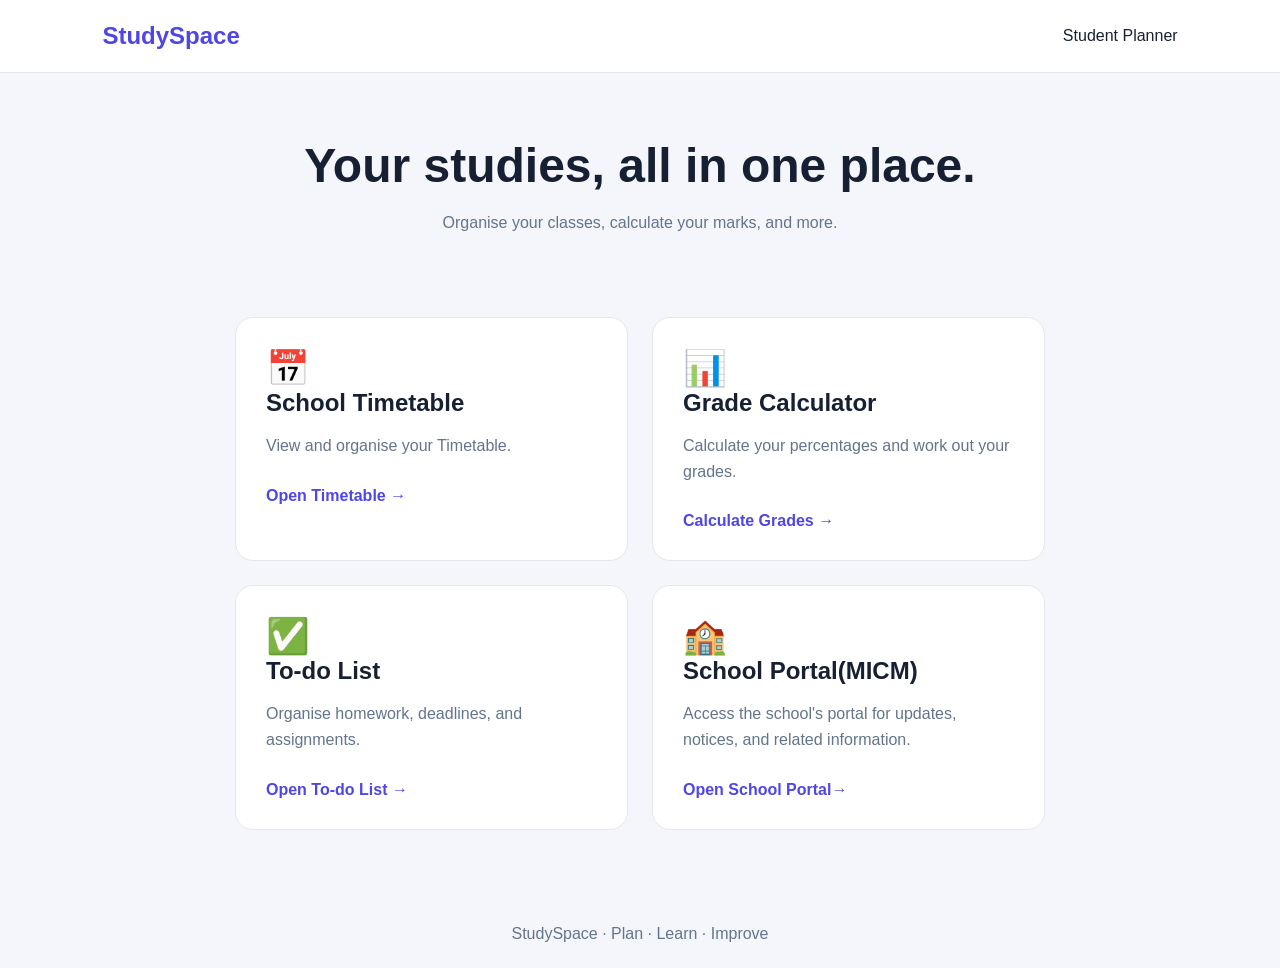
<file: index.html>
<!DOCTYPE html>
<html lang="en">
<head>
<meta charset="UTF-8">
<meta name="viewport" content="width=device-width, initial-scale=1.0">
<title>StudySpace | Home</title>
<link rel="stylesheet" href="style.css">
</head>
<body class="home-page">
<header>
<h2>StudySpace</h2>
<span>Student Planner</span>
</header>
<main>
<section class="hero">
<h1>Your studies, all in one place.</h1>
<p>
Organise your classes, calculate your marks,
and more.
</p>
</section>
<section class="cards">
<a href="timetable.html" class="card">
<div class="symbol">📅</div>
<h2>School Timetable</h2>
<p>
View and organise your Timetable.
</p>
<span class="link">Open Timetable →</span>
</a>
<a href="calculator.html" class="card">
<div class="symbol">📊</div>
<h2>Grade Calculator</h2>
<p>
Calculate your percentages and work out your grades.
</p>
<span class="link">Calculate Grades →</span>
</a>
<a href="todo.html" class="card">
<div class="symbol">✅</div>
<h2>To-do List</h2>
<p>Organise homework, deadlines, and assignments.</p>
<span class="link">Open To-do List →</span>
</a>
<a href="https://ccs.edusprint.in/ccs/Security" class="card" target="_blank" rel="noopener noreferrer">
<div class="symbol">🏫</div>
<h2>School Portal(MICM)</h2>
<p>Access the school's portal for updates, notices, and related information.</p>
<span class="link">Open School Portal→</span>
</a>
</section>
</main>
<footer>
StudySpace · Plan · Learn · Improve
</footer>
</body>
</html>
</file>
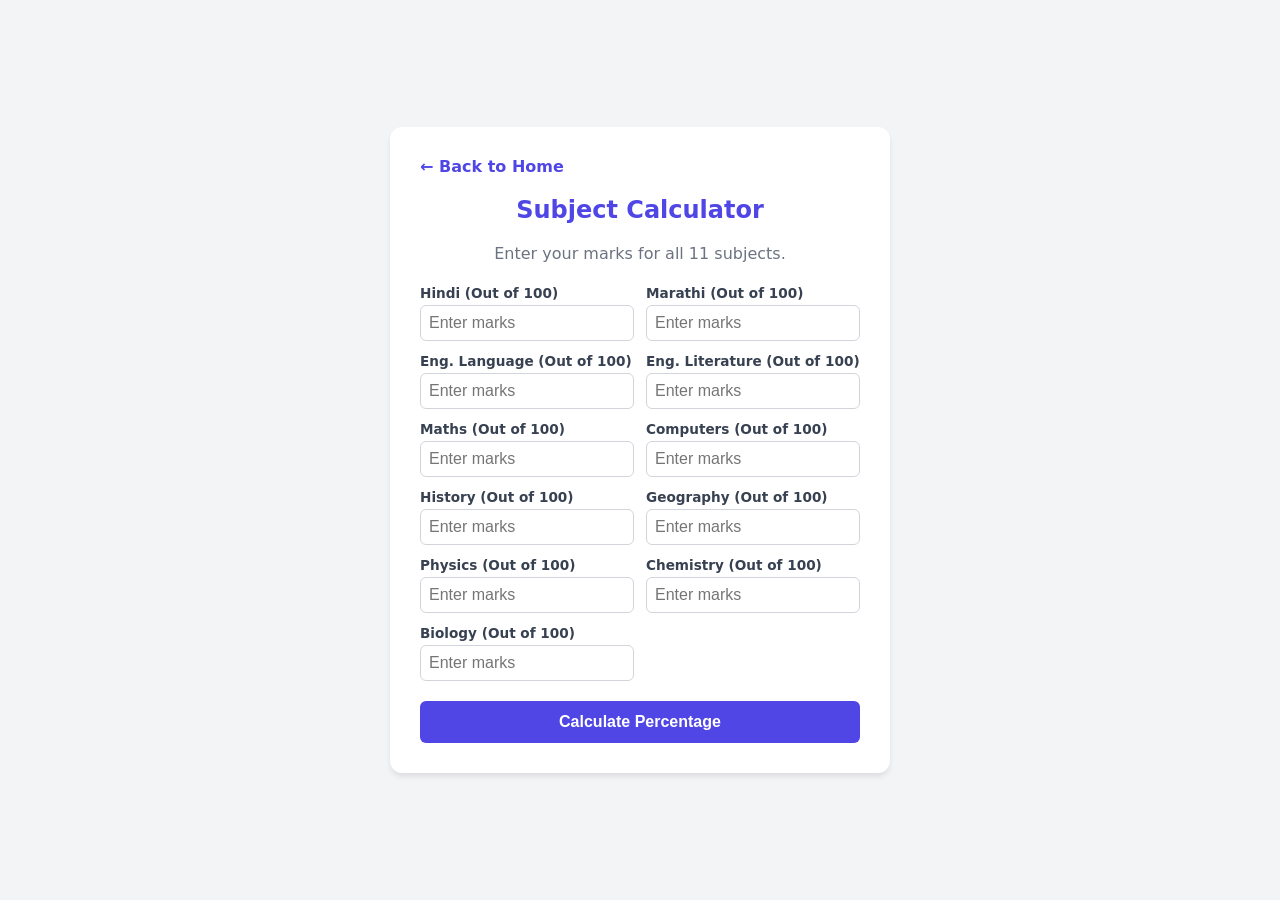
<file: calculator.html>
<!DOCTYPE html>
<html lang="en">
<head>
<meta charset="UTF-8">
<meta name="viewport" content="width=device-width, initial-scale=1.0">
<title>11-Subject Percentage Calculator</title>
<link rel="stylesheet" href="style.css">
</head>
<body class="calculator-page">
<div class="calculator-card">
<a href="index.html" class="back-link">← Back to Home</a>
<h2>Subject Calculator</h2>
<p class="calculator-description">Enter your marks for all 11 subjects.</p>
<div class="grid" id="subjects-container"></div>
<button type="button" id="calculate-btn">Calculate Percentage</button>
<div class="result" id="result-display" aria-live="polite"></div>
</div>
<script>
const container = document.getElementById("subjects-container");
const calculateButton = document.getElementById("calculate-btn");
const resultDisplay = document.getElementById("result-display");
const subjects = [
"Hindi",
"Marathi",
"Eng. Language",
"Eng. Literature",
"Maths",
"Computers",
"History",
"Geography",
"Physics",
"Chemistry",
"Biology"];
subjects.forEach((subject, index) => {
const i = index + 1;
const group = document.createElement("div");
group.className = "input-group";
const label = document.createElement("label");
label.htmlFor = `sub${i}`;
label.textContent = `${subject} (Out of 100)`;
const input = document.createElement("input");
input.type = "number";
input.id = `sub${i}`;
input.min = "0";
input.max = "100";
input.step = "any";
input.placeholder = "Enter marks";
input.setAttribute("aria-label", `${subject} marks`);
group.appendChild(label);
group.appendChild(input);
container.appendChild(group);});
calculateButton.addEventListener("click", calculatePercentage);
function calculatePercentage() {
let totalMarks = 0;
for (let i = 1; i <= 11; i++) {
const input = document.getElementById(`sub${i}`);
const value = input.value.trim();
if (value !== "") {
const marks = Number(value);
if (!Number.isFinite(marks) || marks < 0 || marks > 100) {
resultDisplay.textContent = `Subject ${i}: enter marks between 0 and 100.`;
resultDisplay.style.display = "block";
input.focus();
return;}
totalMarks += marks;}}
const percentage = (totalMarks / 1100) * 100;
resultDisplay.textContent = `Your Percentage: ${percentage.toFixed(2)}%`;
resultDisplay.style.display = "block";}
</script>
</body>
</html>
</file>
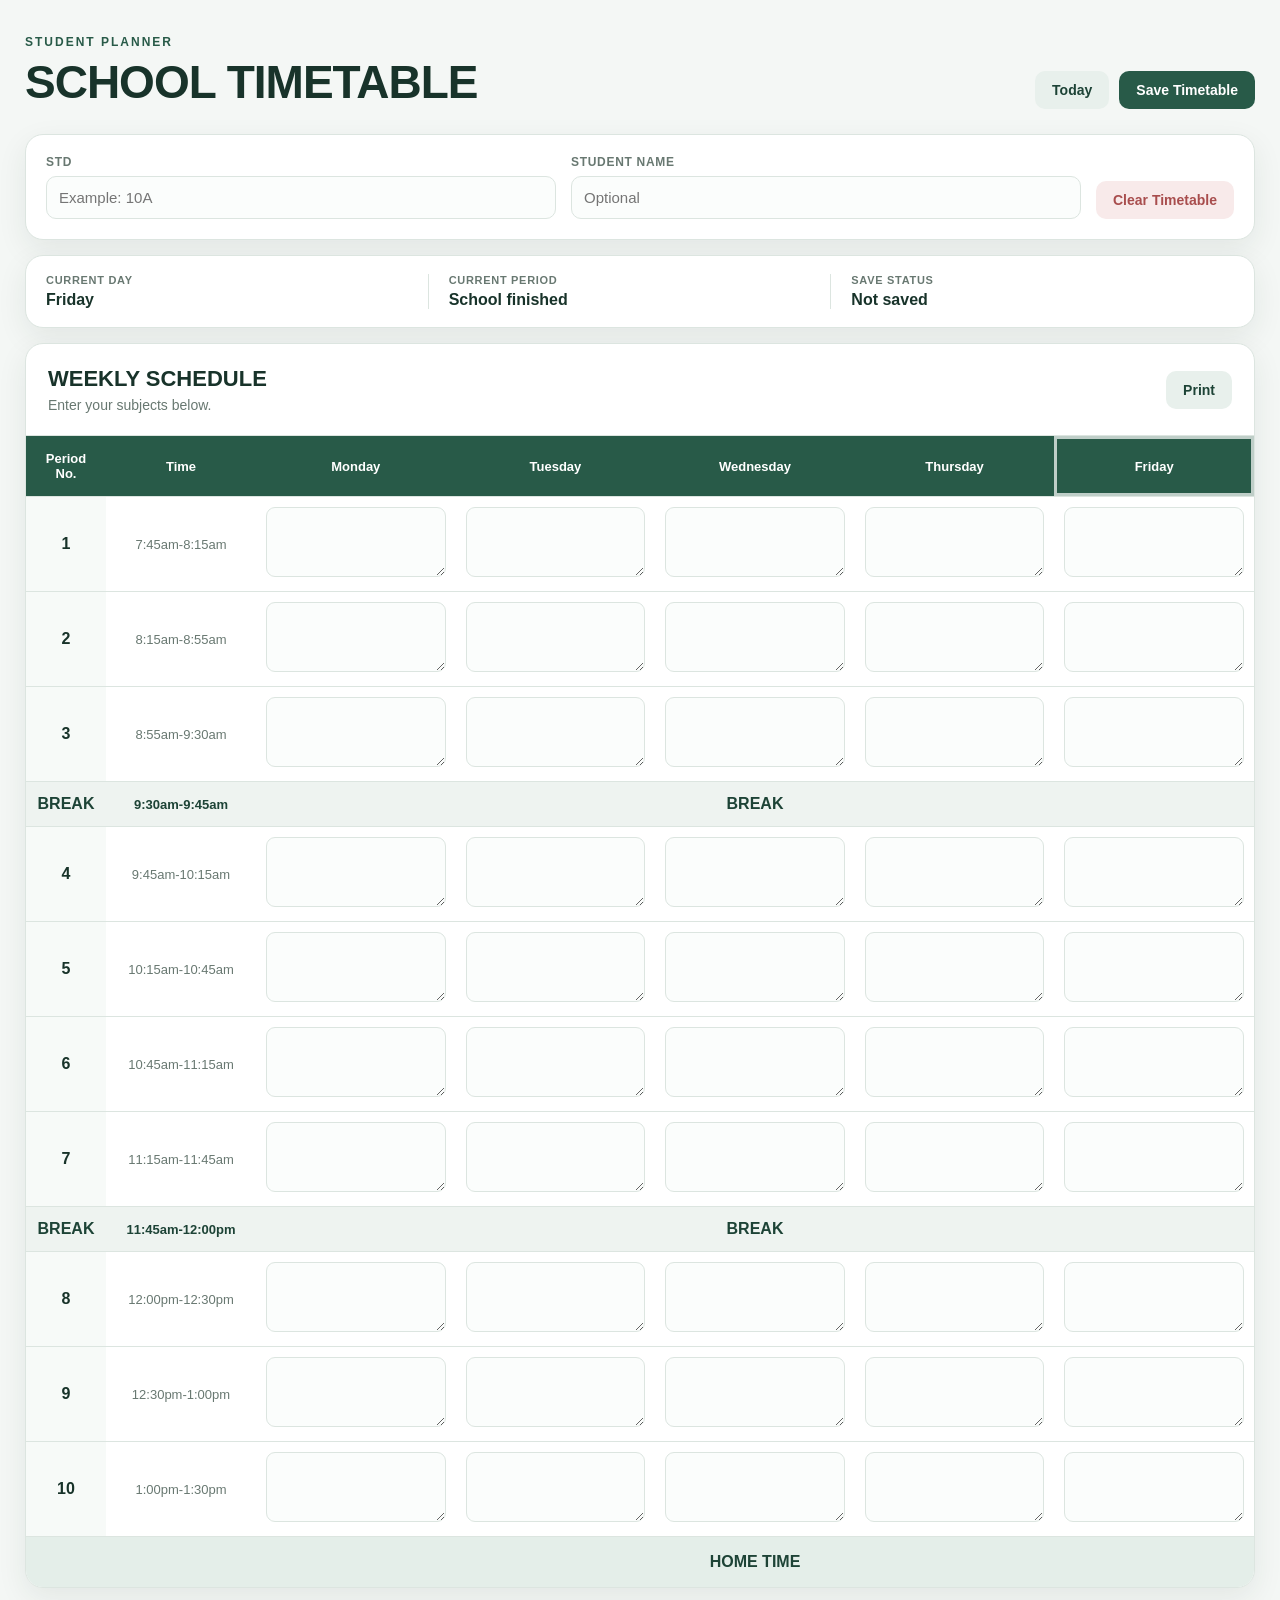
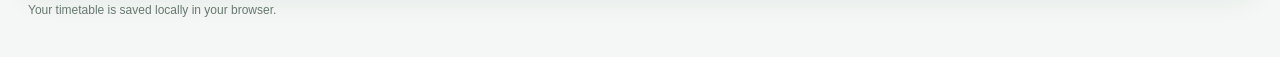
<file: timetable.html>
<!DOCTYPE html>
<html lang="en">
<head>
<title>School Timetable</title>
<meta charset="UTF-8">
<meta name="viewport" content="width=device-width, initial-scale=1.0">
<link rel="stylesheet" href="style.css">
</head>
<body>
<header class="topbar">
<div>
<p class="eyebrow">STUDENT PLANNER</p>
<h1>SCHOOL TIMETABLE</h1>
</div>
<div class="header-buttons">
<button id="todayBtn" class="secondary-btn">Today</button>
<button id="saveBtn" class="primary-btn">Save Timetable</button>
</div>
</header>
<main class="container">
<section class="setup-card">
<div class="input-group">
<label for="studentClass">STD</label>
<input type="text" id="studentClass" maxlength="20" placeholder="Example: 10A">
</div>
<div class="input-group">
<label for="studentName">Student Name</label>
<input type="text" id="studentName" maxlength="40" placeholder="Optional">
</div>
<button id="clearBtn" class="danger-btn">Clear Timetable</button>
</section>
<section class="status-card">
<div class="status-item">
<span class="status-label">Current Day</span>
<strong id="dayLabel">—</strong>
</div>
<div class="status-item">
<span class="status-label">Current Period</span>
<strong id="periodLabel">—</strong>
</div>
<div class="status-item">
<span class="status-label">Save Status</span>
<strong id="savedLabel">Not saved</strong>
</div>
</section>
<section class="table-card">
<div class="table-heading">
<div>
<h2>WEEKLY SCHEDULE</h2>
<p>Enter your subjects below.</p>
</div>
<button id="printBtn" class="secondary-btn">Print</button>
</div>
<div class="table-wrapper">
<table id="timetable">
<thead>
<tr>
<th>Period No.</th>
<th>Time</th>
<th data-day="Monday">Monday</th>
<th data-day="Tuesday">Tuesday</th>
<th data-day="Wednesday">Wednesday</th>
<th data-day="Thursday">Thursday</th>
<th data-day="Friday">Friday</th>
</tr>
</thead>
<tbody id="tableBody">
</tbody>
</table>
</div>
</section>
<p class="footer-note">Your timetable is saved locally in your browser.</p>
</main>
<script src="script.js"></script>
</body>
</html>
</file>
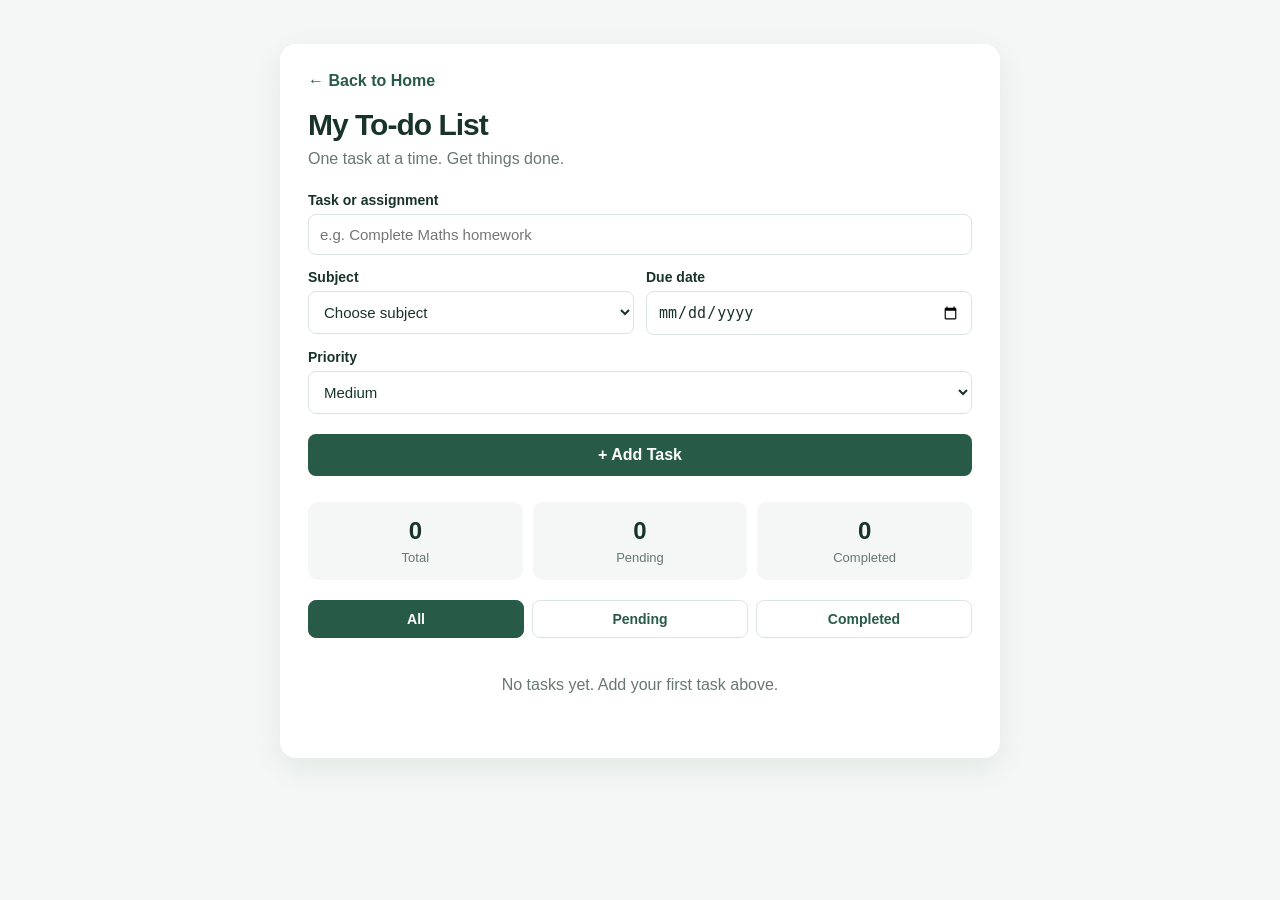
<file: todo.html>
<!DOCTYPE html>
<html lang="en">
<head>
<meta charset="UTF-8">
<meta name="viewport" content="width=device-width, initial-scale=1.0">
<title>To-do List | StudySpace</title>
<link rel="stylesheet" href="style.css">
</head>
<body class="todo-page">
<main class="todo-card">
<a href="index.html" class="todo-back">← Back to Home</a>
<h1>My To-do List</h1>
<p class="todo-subtitle">One task at a time. Get things done.</p>
<form id="todo-form">
<label for="task-name">Task or assignment</label>
<input id="task-name" type="text" placeholder="e.g. Complete Maths homework" maxlength="150" required>
<div class="todo-fields">
<div>
<label for="task-subject">Subject</label>
<select id="task-subject" required>
<option value="">Choose subject</option>
<option>Hindi</option>
<option>Marathi</option>
<option>Eng. Language</option>
<option>Eng. Literature</option>
<option>Maths</option>
<option>Computers</option>
<option>History</option>
<option>Geography</option>
<option>Physics</option>
<option>Chemistry</option>
<option>Biology</option>
<option>Other</option>
</select>
</div>
<div>
<label for="task-date">Due date</label>
<input id="task-date" type="date">
</div>
</div>
<label for="task-priority">Priority</label>
<select id="task-priority">
<option value="low">Low</option>
<option value="medium" selected>Medium</option>
<option value="high">High</option>
</select>
<button type="submit" class="todo-add">+ Add Task</button>
</form>
<div class="todo-summary">
<div><strong id="total-count">0</strong><span>Total</span></div>
<div><strong id="pending-count">0</strong><span>Pending</span></div>
<div><strong id="completed-count">0</strong><span>Completed</span></div>
</div>
<div class="todo-filters" aria-label="Filter tasks">
<button type="button" data-filter="all" class="active">All</button>
<button type="button" data-filter="pending">Pending</button>
<button type="button" data-filter="completed">Completed</button>
</div>
<p id="empty-message">No tasks yet. Add your first task above.</p>
<ul id="task-list"></ul>
</main>
<script>
const form = document.getElementById("todo-form");
const taskName = document.getElementById("task-name");
const taskSubject = document.getElementById("task-subject");
const taskDate = document.getElementById("task-date");
const taskPriority = document.getElementById("task-priority");
const taskList = document.getElementById("task-list");
const emptyMessage = document.getElementById("empty-message");
let tasks = [];
let activeFilter = "all";
try {
const savedTasks = JSON.parse(localStorage.getItem("studyspace-tasks") || "[]");
if (Array.isArray(savedTasks)) {
tasks = savedTasks.filter(task =>
task &&
typeof task.id === "string" &&
typeof task.name === "string" &&
typeof task.subject === "string" &&
typeof task.completed === "boolean" &&
["low", "medium", "high"].includes(task.priority));}} 
catch {
tasks = [];}
form.addEventListener("submit", function(event) {
event.preventDefault();
const name = taskName.value.trim();
if (!name || !taskSubject.value) return;
tasks.push({
id: crypto.randomUUID ? crypto.randomUUID() : `${Date.now()}-${Math.random()}`,
name: name,
subject: taskSubject.value,
date: taskDate.value,
priority: taskPriority.value,
completed: false});
saveTasks();
form.reset();
taskPriority.value = "medium";
renderTasks();
taskName.focus();});
document.querySelectorAll(".todo-filters button").forEach(button => {
button.addEventListener("click", function() {
activeFilter = button.dataset.filter;
document.querySelectorAll(".todo-filters button").forEach(item => {
item.classList.toggle("active", item === button);});
renderTasks();});});
function saveTasks() {
try {
localStorage.setItem("studyspace-tasks", JSON.stringify(tasks));}
catch {
alert("Tasks could not be saved. Check your browser storage settings.");}}
function renderTasks() {
taskList.replaceChildren();
const completed = tasks.filter(task => task.completed).length;
document.getElementById("total-count").textContent = tasks.length;
document.getElementById("pending-count").textContent = tasks.length - completed;
document.getElementById("completed-count").textContent = completed;
const visibleTasks = tasks.filter(task => {
if (activeFilter === "pending") return !task.completed;
if (activeFilter === "completed") return task.completed;
return true;});
emptyMessage.hidden = visibleTasks.length > 0;
emptyMessage.textContent = tasks.length === 0
? "No tasks yet. Add your first task above."
: "No tasks in this filter.";
visibleTasks.sort((a, b) => {
if (a.completed !== b.completed) return Number(a.completed) - Number(b.completed);
if (!a.date) return b.date ? 1 : 0;
if (!b.date) return -1;
return a.date.localeCompare(b.date);});
visibleTasks.forEach(task => {
const item = document.createElement("li");
item.className = "todo-item" + (task.completed ? " is-completed" : "");
const checkbox = document.createElement("input");
checkbox.type = "checkbox";
checkbox.className = "todo-check";
checkbox.checked = task.completed;
checkbox.setAttribute("aria-label", `Mark ${task.name} completed`);
checkbox.addEventListener("change", function() {
task.completed = checkbox.checked;
saveTasks();
renderTasks();});
const content = document.createElement("div");
content.className = "todo-content";
const name = document.createElement("div");
name.className = "todo-task-name";
name.textContent = task.name;
content.appendChild(name);
const meta = document.createElement("div");
meta.className = "todo-meta";
const subject = document.createElement("span");
subject.className = "todo-tag";
subject.textContent = task.subject;
meta.appendChild(subject);
const priority = document.createElement("span");
priority.className = "todo-tag " + task.priority;
priority.textContent = task.priority[0].toUpperCase() + task.priority.slice(1) + " priority";
meta.appendChild(priority);
if (task.date) {
const dueDate = document.createElement("span");
dueDate.className = "todo-tag";
dueDate.textContent = "Due: " + task.date;
meta.appendChild(dueDate);}
content.appendChild(meta);
const deleteButton = document.createElement("button");
deleteButton.type = "button";
deleteButton.className = "todo-delete";
deleteButton.textContent = "Delete";
deleteButton.setAttribute("aria-label", `Delete ${task.name}`);
deleteButton.addEventListener("click", function() {
    tasks = tasks.filter(item => item.id !== task.id);
    saveTasks();
    renderTasks();});
item.append(checkbox, content, deleteButton);
taskList.appendChild(item);});}
renderTasks();
</script>
</body>
</html>
</file>
<file: style.css>
:root {
--background:#f4f7f5;
--card:#ffffff;
--text:#18332a;
--muted:#687871;
--border:#dce5e0;
--primary:#285a48;
--primary-dark:#1d4336;
--danger:#a84d4d;
--shadow:0 10px 30px rgba(24,51,42,0.08);
}
* {
box-sizing:border-box;
}
body {
margin:0;
background:var(--background);
color:var(--text);
font-family:Arial,Helvetica,sans-serif;
}
button {
border:none;
border-radius:10px;
padding:11px 17px;
font-size:14px;
font-weight:bold;
cursor:pointer;
transition:0.2s;
}
button:hover {
transform:translateY(-1px);
}
.primary-btn {
background:var(--primary);
color:white;
}
.primary-btn:hover {
background:var(--primary-dark);
}
.secondary-btn {
background:#e8f0ec;
color:var(--primary-dark);
}
.secondary-btn:hover {
background:#dce8e2;
}
.danger-btn {
background:#f8eaea;
color:var(--danger);
}
.topbar {
max-width:1400px;
margin:auto;
padding:35px 25px 25px;
display:flex;
justify-content:space-between;
align-items:flex-end;
gap:20px;
}
.eyebrow {
margin:0 0 6px;
color:var(--primary);
font-size:12px;
font-weight:bold;
letter-spacing:2px;
}
h1 {
margin:0;
font-size:clamp(30px,5vw,46px);
letter-spacing:-1px;
}
.header-buttons {
display:flex;
gap:10px;
}
.container {
max-width:1400px;
margin:auto;
padding:0 25px 40px;
}
.setup-card,.status-card,.table-card {
background:var(--card);
border:1px solid var(--border);
border-radius:18px;
box-shadow:var(--shadow);
}
.setup-card {
padding:20px;
margin-bottom:15px;
display:flex;
align-items:end;
gap:15px;
flex-wrap:wrap;
}
.input-group {
flex:1;
min-width:200px;
}
label {
display:block;
margin-bottom:7px;
color:var(--muted);
font-size:12px;
font-weight:bold;
text-transform:uppercase;
letter-spacing:0.7px;
}
input {
width:100%;
padding:12px;
border:1px solid var(--border);
border-radius:10px;
background:#fbfdfc;
color:var(--text);
font-size:15px;
outline:none;
}
input:focus {
border-color:var(--primary);
box-shadow:0 0 0 3px rgba(40,90,72,0.12);
}
.danger-btn {
margin-left:auto;
}
.status-card {
padding:18px 20px;
margin-bottom:15px;
display:grid;
grid-template-columns:repeat(3,1fr);
gap:20px;
}
.status-item {
padding-right:20px;
border-right:1px solid var(--border);
}
.status-item:last-child {
border-right:none;
}
.status-label {
display:block;
margin-bottom:5px;
color:var(--muted);
font-size:11px;
font-weight:bold;
text-transform:uppercase;
letter-spacing:0.7px;
}
.status-item strong {
font-size:16px;
}
.table-card {
overflow:hidden;
}
.table-heading {
padding:22px;
display:flex;
justify-content:space-between;
align-items:center;
gap:15px;
}
.table-heading h2 {
margin:0 0 5px;
font-size:22px;
}
.table-heading p {
margin:0;
color:var(--muted);
font-size:14px;
}
.table-wrapper {
overflow-x:auto;
}
table {
width:100%;
min-width:1000px;
border-collapse:collapse;
}
th,td {
border-top:1px solid var(--border);
padding:10px;
text-align:center;
vertical-align:middle;
}
th {
padding:15px 10px;
background:var(--primary);
color:white;
font-size:13px;
}
th:first-child,td:first-child {
width:80px;
}
th:nth-child(2),td:nth-child(2) {
width:150px;
}
td:first-child {
background:#f7faf8;
font-weight:bold;
}
td:nth-child(2) {
color:var(--muted);
font-size:13px;
white-space:nowrap;
}
textarea {
width:100%;
min-width:130px;
min-height:70px;
padding:10px;
resize:vertical;
border:1px solid var(--border);
border-radius:9px;
background:#fbfdfc;
color:var(--text);
font-size:20px;
outline:none;
}
textarea:focus {
border-color:var(--primary);
box-shadow:0 0 0 3px rgba(40,90,72,0.12);
}
.break-row td {
background:#eef3f0;
color:var(--primary-dark);
font-weight:bold;
height:45px;
}
.home-row td {
background:#e4eee9;
color:var(--primary-dark);
font-weight:bold;
height:50px;
}
.today-column {
box-shadow:inset 0 0 0 3px rgba(255,255,255,0.7);
}
.current-period {
outline:3px solid var(--primary);
outline-offset:-3px;
}
.footer-note {
margin:15px 3px 0;
color:var(--muted);
font-size:12px;
}
@media (max-width:700px) {
.topbar {
flex-direction:column;
align-items:stretch;
}
.header-buttons {
width:100%;
}
.header-buttons button {
flex:1;
}
.container {
padding:0 12px 30px;
}
.setup-card {
display:grid;
grid-template-columns:1fr;
}
.input-group {
min-width:0;
}
.danger-btn {
margin-left:0;
}
.status-card {
grid-template-columns:1fr;
}
.status-item {
padding:0 0 12px;
border-right:none;
border-bottom:1px solid var(--border);
}
.status-item:last-child {
border-bottom:none;
padding-bottom:0;
}
.table-heading {
flex-direction:column;
align-items:stretch;
}
}
@media print {
body {
background:white;
}
.topbar,.setup-card,.status-card,.table-heading button,.footer-note {
display:none;
}
.container {
padding:0;
max-width:none;
}
.table-card {
border:none;
box-shadow:none;
}
textarea {
border:none;
background:transparent;
}
}
.home-page {
margin:0;
min-height:100vh;
font-family:Arial,Helvetica,sans-serif;
background:#f4f6fb;
color:#172033;
}
.home-page header {
display:flex;
align-items:center;
justify-content:space-between;
padding:22px 8%;
background:#ffffff;
border-bottom:1px solid #e5e7eb;
}
.home-page header h2 {
margin:0;
color:#4f46e5;
}
.home-page .hero {
text-align:center;
padding:65px 20px 35px;
}
.home-page .hero h1 {
margin:0 0 14px;
font-size:clamp(32px,5vw,48px);
letter-spacing:normal;
}
.home-page .hero p {
color:#64748b;
line-height:1.7;
}
.home-page .cards {
display:grid;
grid-template-columns:repeat(2,minmax(0,1fr));
gap:24px;
max-width:850px;
margin:30px auto 70px;
padding:0 20px;
}
.home-page .card {
display:block;
background:#ffffff;
padding:30px;
border-radius:18px;
border:1px solid #e5e7eb;
text-decoration:none;
color:inherit;
transition:transform 0.2s,box-shadow 0.2s;
}
.home-page .card:hover {
transform:translateY(-5px);
box-shadow:0 12px 30px rgba(23,32,51,0.08);
}
.home-page .card .symbol {
font-size:35px;
}
.home-page .card h2 {
margin:0 0 10px;
}
.home-page .card p {
color:#64748b;
line-height:1.6;
}
.home-page .link {
display:inline-block;
margin-top:12px;
color:#4f46e5;
font-weight:bold;
}
.home-page footer {
text-align:center;
color:#64748b;
padding:25px;
}
@media (max-width:600px) {
.home-page .cards {
grid-template-columns:1fr;
}
.home-page .hero {
padding-top:45px;
}
.home-page header {
padding:20px;
}
}
.calculator-page {
min-height:100vh;
margin:0;
padding:20px;
display:flex;
justify-content:center;
align-items:center;
background:#f3f4f6;
color:#1f2937;
font-family:system-ui,-apple-system,sans-serif;
}
.calculator-page .calculator-card {
background:#ffffff;
padding:30px;
border-radius:12px;
box-shadow:0 4px 6px -1px rgba(0,0,0,0.1);
width:100%;
max-width:500px;
}
.calculator-page .back-link {
display:inline-block;
margin-bottom:20px;
color:#4f46e5;
text-decoration:none;
font-weight:600;
}
.calculator-page .back-link:hover {
text-decoration:underline;
}
.calculator-page h2 {
margin-top:0;
text-align:center;
color:#4f46e5;
}
.calculator-page .calculator-description {
text-align:center;
color:#6b7280;
margin-bottom:22px;
}
.calculator-page .grid {
display:grid;
grid-template-columns:repeat(2,minmax(0,1fr));
gap:12px;
margin-bottom:20px;
}
.calculator-page .input-group {
display:flex;
flex-direction:column;
min-width:0;
}
.calculator-page label {
font-size:0.85rem;
font-weight:600;
margin-bottom:4px;
color:#374151;
text-transform:none;
letter-spacing:normal;
}
.calculator-page input {
width:100%;
min-width:0;
padding:8px;
border:1px solid #d1d5db;
border-radius:6px;
font-size:1rem;
background:#ffffff;
color:#1f2937;
}
.calculator-page input:focus {
outline:2px solid #a5b4fc;
border-color:#4f46e5;
}
.calculator-page button {
width:100%;
background:#4f46e5;
color:white;
padding:12px;
border:none;
border-radius:6px;
font-size:1rem;
font-weight:bold;
cursor:pointer;
transition:background 0.2s;
}
.calculator-page button:hover {
background:#4338ca;
}
.calculator-page .result {
margin-top:20px;
padding:15px;
background:#eef2ff;
color:#3730a3;
border-radius:6px;
text-align:center;
font-size:1.25rem;
font-weight:bold;
display:none;
}
@media (max-width:400px) {
.calculator-page {
padding:12px;
}
.calculator-page .calculator-card {
padding:20px;
}
.calculator-page .grid {
grid-template-columns:1fr;
}
}
.todo-page{min-height:100vh;margin:0;padding:24px;background:#f4f7f5;color:#18332a;font-family:Arial,sans-serif;box-sizing:border-box}
.todo-page *{box-sizing:border-box}
.todo-card{max-width:720px;margin:20px auto;background:#fff;padding:28px;border-radius:16px;box-shadow:0 10px 30px rgba(24,51,42,.08)}
.todo-back{display:inline-block;margin-bottom:18px;color:#285a48;text-decoration:none;font-weight:600}
.todo-card h1{margin:0 0 8px;font-size:30px}
.todo-subtitle{margin:0 0 24px;color:#687871}
.todo-page label{display:block;margin:14px 0 6px;font-size:14px;font-weight:600;text-transform:none;letter-spacing:normal;color:#18332a}
.todo-page input,.todo-page select{width:100%;min-width:0;padding:11px;border:1px solid #dce5e0;border-radius:8px;background:#fff;color:#18332a;font-size:15px}
.todo-page input:focus,.todo-page select:focus{outline:2px solid #9bbcae;border-color:#285a48}
.todo-fields{display:grid;grid-template-columns:1fr 1fr;gap:12px}
.todo-add{width:100%;margin-top:20px;padding:12px;background:#285a48;color:#fff;border:0;border-radius:8px;font-size:16px;font-weight:700;cursor:pointer}
.todo-add:hover{background:#1d4336}
.todo-summary{display:grid;grid-template-columns:repeat(3,1fr);gap:10px;margin:26px 0 20px}
.todo-summary div{display:flex;flex-direction:column;align-items:center;gap:5px;padding:15px 6px;background:#f4f7f5;border-radius:10px}
.todo-summary strong{font-size:24px}
.todo-summary span{font-size:13px;color:#687871}
.todo-filters{display:flex;gap:8px;margin-bottom:18px}
.todo-filters button{flex:1;padding:10px;border:1px solid #dce5e0;border-radius:8px;background:#fff;color:#285a48;cursor:pointer}
.todo-filters button.active{background:#285a48;color:#fff;border-color:#285a48}
#empty-message{padding:20px;text-align:center;color:#687871}
#task-list{list-style:none;padding:0;margin:0}
.todo-item{display:flex;align-items:flex-start;gap:12px;padding:16px 0;border-bottom:1px solid #e6ece8}
.todo-item:last-child{border-bottom:0}
.todo-check{width:18px!important;height:18px;margin-top:4px;flex-shrink:0;accent-color:#285a48}
.todo-content{flex:1;min-width:0}
.todo-task-name{font-weight:700;overflow-wrap:anywhere}
.todo-item.is-completed .todo-task-name{text-decoration:line-through;color:#87938d}
.todo-meta{display:flex;flex-wrap:wrap;gap:7px;margin-top:7px;font-size:12px;color:#687871}
.todo-tag{padding:4px 8px;border-radius:20px;background:#eef3f0}
.todo-tag.high{background:#fde8e7;color:#a12e2e}
.todo-tag.medium{background:#fff1d6;color:#875900}
.todo-tag.low{background:#e3f4e8;color:#23643a}
.todo-delete{padding:6px 9px;border:0;border-radius:6px;background:#fbeaea;color:#a12e2e;cursor:pointer}
@media(max-width:500px){.todo-page{padding:12px}.todo-card{padding:20px 16px;margin:8px auto}.todo-fields{grid-template-columns:1fr}.todo-card h1{font-size:26px}}
</file>
